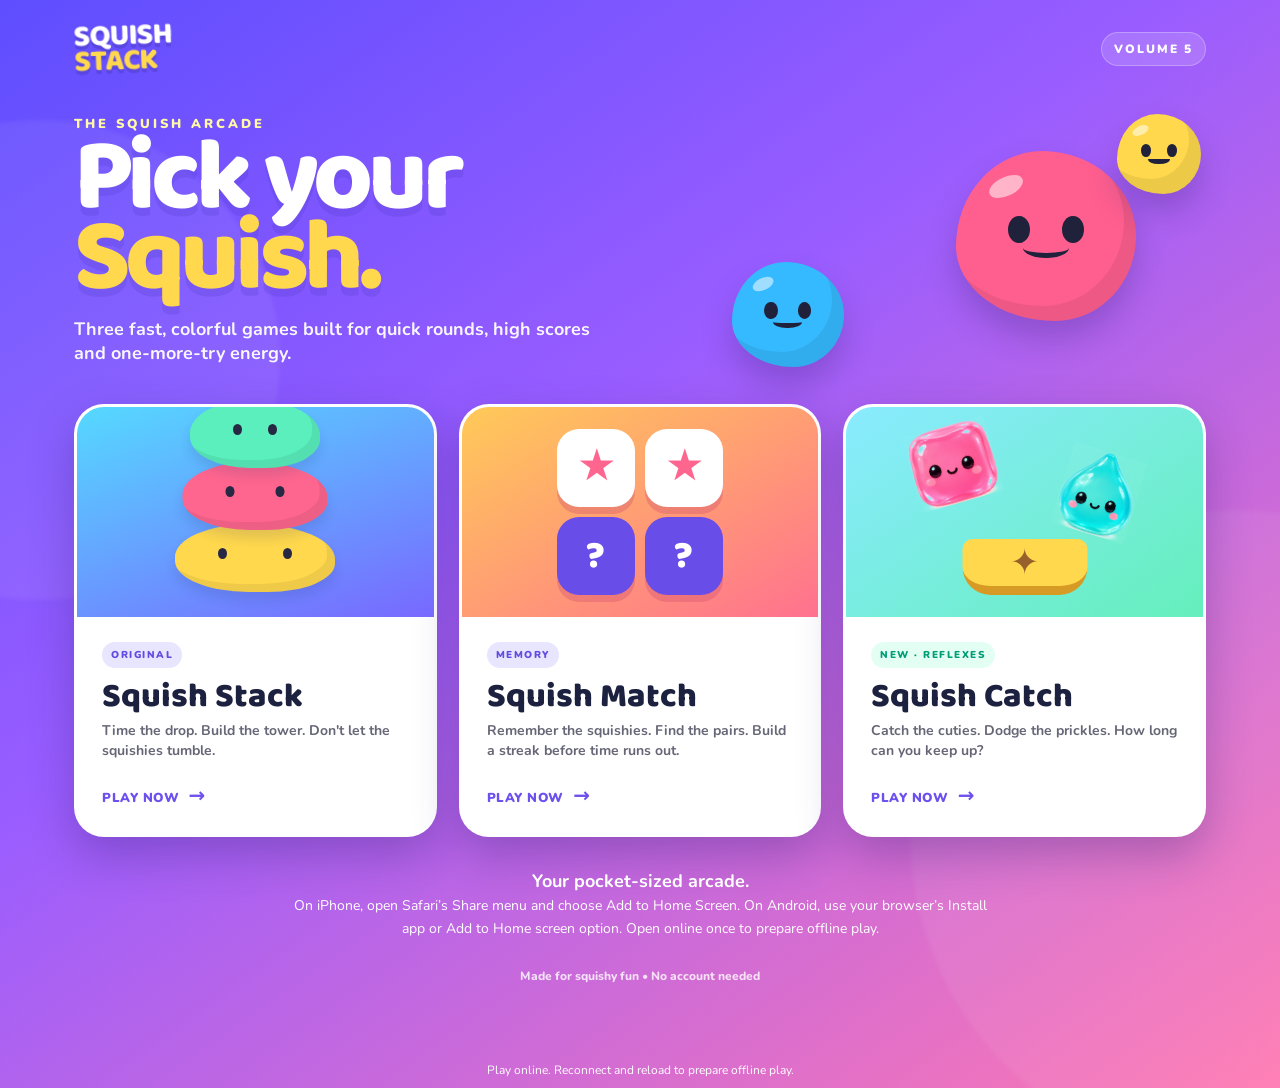
<file: index.html>
<!doctype html>
<html lang="en">
<head>
<meta charset="utf-8">
<meta name="viewport" content="width=device-width,initial-scale=1,viewport-fit=cover">
<title>Squish Stack | Pick a Game</title>
<meta name="description" content="Welcome to Squish Stack. Play Squish Stack, Squish Match and Squish Catch.">
<meta property="og:title" content="Squish Stack">
<meta property="og:description" content="Three squishy games. One colorful world.">
<meta property="og:image" content="https://www.squishstack.com/assets/squish-stack-share.png">
<meta property="og:type" content="website">
<link rel="apple-touch-icon" href="games/stack/icons/apple-touch-icon.png">
<link rel="icon" href="assets/icon.svg">
<link rel="manifest" href="manifest.webmanifest">
<link rel="stylesheet" href="assets/style.css">
<meta name="apple-mobile-web-app-capable" content="yes"><meta name="apple-mobile-web-app-title" content="Squish Stack"></head>
<body class="home">
<div class="bg-bubbles" aria-hidden="true"></div>
<header class="topbar">
  <a class="brand" href="./"><span class="brand-squish">SQUISH</span><span class="brand-stack">STACK</span></a>
  <span class="volume">VOLUME 5</span>
</header>
<main class="home-main">
  <section class="hero">
    <div class="hero-copy">
      <div class="eyebrow">THE SQUISH ARCADE</div>
      <h1>Pick your<br><span>Squish.</span></h1>
      <p>Three fast, colorful games built for quick rounds, high scores and one-more-try energy.</p>
    </div>
    <div class="mascot-stage" aria-hidden="true">
      <div class="squish big pink"><i></i><b></b></div>
      <div class="squish med blue"><i></i><b></b></div>
      <div class="squish small yellow"><i></i><b></b></div>
    </div>
  </section>

  <section class="game-grid" aria-label="Choose a game">
    <a class="game-card stack-card" href="games/stack/">
      <div class="card-art stack-art">
        <div class="mini-squish a"></div><div class="mini-squish b"></div><div class="mini-squish c"></div>
      </div>
      <div class="card-copy">
        <span class="pill">ORIGINAL</span>
        <h2>Squish Stack</h2>
        <p>Time the drop. Build the tower. Don't let the squishies tumble.</p>
        <span class="play">PLAY NOW <strong>→</strong></span>
      </div>
    </a>

    <a class="game-card match-card" href="games/match/">
      <div class="card-art match-art">
        <div class="match-tile">★</div><div class="match-tile">★</div>
        <div class="match-tile ghost">?</div><div class="match-tile ghost">?</div>
      </div>
      <div class="card-copy">
        <span class="pill">MEMORY</span>
        <h2>Squish Match</h2>
        <p>Remember the squishies. Find the pairs. Build a streak before time runs out.</p>
        <span class="play">PLAY NOW <strong>→</strong></span>
      </div>
    </a>
    <a class="game-card catch-card" href="games/catch/">
      <div class="card-art catch-art" aria-hidden="true"><img src="assets/match-characters/pip.png" alt=""><img src="assets/match-characters/splash.png" alt=""><div class="basket-art">✦</div></div>
      <div class="card-copy"><span class="pill new">NEW · REFLEXES</span><h2>Squish Catch</h2><p>Catch the cuties. Dodge the prickles. How long can you keep up?</p><span class="play">PLAY NOW <strong>→</strong></span></div>
    </a>
  </section>
  <aside class="install-tip"><strong>Your pocket-sized arcade.</strong> On iPhone, open Safari’s Share menu and choose Add to Home Screen. On Android, use your browser’s Install app or Add to Home screen option. Open online once to prepare offline play.</aside>
  <p class="footer-note">Made for squishy fun • No account needed</p>
</main>
<script src="assets/home.js"></script>
<script src="assets/arcade-app.js"></script></body>
</html>
</file>
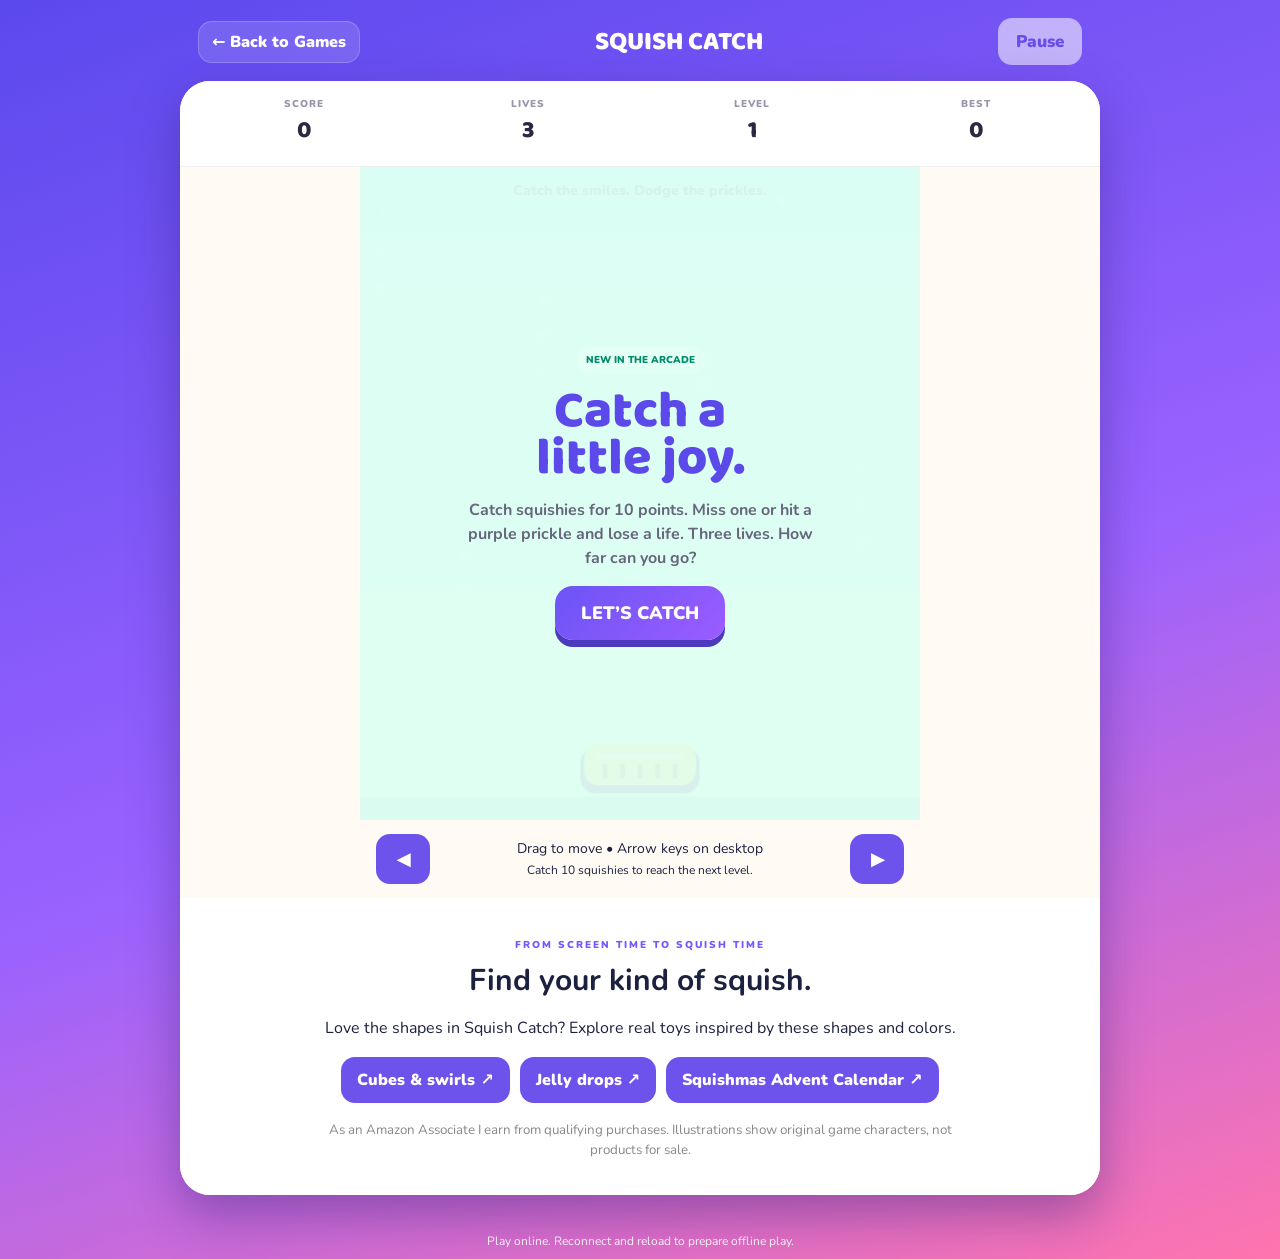
<file: games/catch/index.html>
<!doctype html><html lang="en"><head><meta charset="utf-8"><meta name="viewport" content="width=device-width,initial-scale=1,viewport-fit=cover"><meta name="theme-color" content="#6d53eb"><title>Squish Catch | Squish Stack</title><meta name="description" content="Catch the squishies, dodge the prickles, and chase your best score."><link rel="manifest" href="../../manifest.webmanifest"><link rel="apple-touch-icon" href="../stack/icons/apple-touch-icon.png"><link rel="stylesheet" href="../../assets/style.css"><link rel="stylesheet" href="../match/match.css"><link rel="stylesheet" href="catch.css"></head><body class="game-page"><header class="game-head"><a class="back" href="../../index.html">← Back to Games</a><div class="game-title">SQUISH CATCH</div><button id="pause" class="small-button" disabled>Pause</button></header><main class="game-shell"><div class="hud"><div class="stat"><small>SCORE</small><strong id="score">0</strong></div><div class="stat"><small>LIVES</small><strong id="lives">3</strong></div><div class="stat"><small>LEVEL</small><strong id="level">1</strong></div><div class="stat"><small>BEST</small><strong id="best">0</strong></div></div><div class="catch-stage"><canvas id="catch" width="480" height="560" tabindex="0" aria-label="Squish Catch play area. Use left and right arrows or drag to move the basket."></canvas><div class="catch-notice" id="notice" role="status">Catch the smiles. Dodge the prickles.</div><div class="overlay" id="overlay"><div class="panel"><span class="badge">NEW IN THE ARCADE</span><h1>Catch a<br>little joy.</h1><p id="intro">Catch squishies for 10 points. Miss one or hit a purple prickle and lose a life. Three lives. How far can you go?</p><button class="primary" id="start" disabled>LOADING SQUISHIES…</button></div></div></div><div class="catch-controls"><button id="left" aria-label="Move basket left">◀</button><p>Drag to move • Arrow keys on desktop<br><small>Catch 10 squishies to reach the next level.</small></p><button id="right" aria-label="Move basket right">▶</button></div><section class="shop"><span>FROM SCREEN TIME TO SQUISH TIME</span><h2>Find your kind of squish.</h2><p>Love the shapes in Squish Catch? Explore real toys inspired by these shapes and colors.</p><div class="shoplinks"><a href="https://www.amazon.com/s?k=squishy+cube+toys&tag=trumpgear2828-20" target="_blank" rel="nofollow sponsored noopener">Cubes & swirls ↗</a><a href="https://www.amazon.com/s?k=jelly+drop+squishy+toys&tag=trumpgear2828-20" target="_blank" rel="nofollow sponsored noopener">Jelly drops ↗</a><a href="https://www.amazon.com/dp/B0GPY41JGK?tag=trumpgear2828-20" target="_blank" rel="nofollow sponsored noopener">Squishmas Advent Calendar ↗</a></div><small>As an Amazon Associate I earn from qualifying purchases. Illustrations show original game characters, not products for sale.</small></section></main><script src="catch.js"></script><script src="../../assets/arcade-app.js"></script></body></html>
</file>
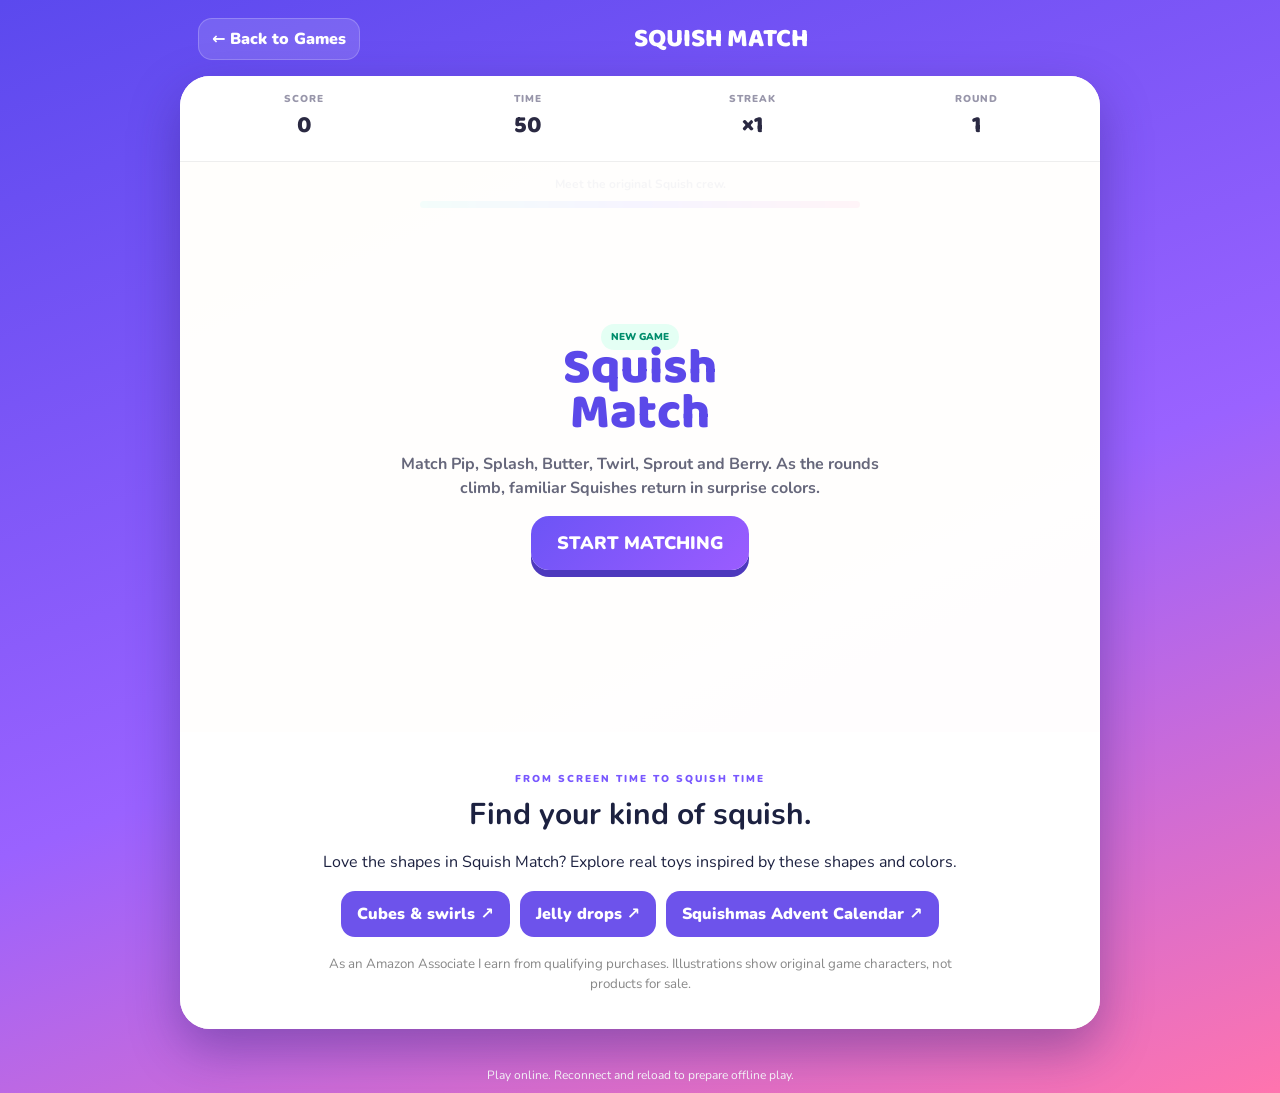
<file: games/match/index.html>
<!doctype html><html lang="en"><head><meta charset="utf-8"><meta name="viewport" content="width=device-width,initial-scale=1,viewport-fit=cover"><title>Squish Match | Squish Stack</title><link rel="stylesheet" href="../../assets/style.css"><link rel="stylesheet" href="match.css"></head><body class="game-page"><header class="game-head"><a class="back" href="../../index.html">← Back to Games</a><div class="game-title">SQUISH MATCH</div><span></span></header><main class="game-shell"><div class="hud"><div class="stat"><small>SCORE</small><strong id="score">0</strong></div><div class="stat"><small>TIME</small><strong id="time">50</strong></div><div class="stat"><small>STREAK</small><strong id="streak">×1</strong></div><div class="stat"><small>ROUND</small><strong id="level">1</strong></div></div><div class="game-area match-area"><div class="status"><b id="message">Meet the original Squish crew.</b><div class="bar"><i id="bar"></i></div></div><div class="board" id="board"></div><div class="overlay" id="start"><div class="panel"><span class="badge">NEW GAME</span><h1>Squish<br>Match</h1><p>Match Pip, Splash, Butter, Twirl, Sprout and Berry. As the rounds climb, familiar Squishes return in surprise colors.</p><button class="primary" id="startBtn">START MATCHING</button></div></div><div class="overlay hidden" id="over"><div class="panel"><h1>Time!</h1><p id="final"></p><button class="primary" id="again">PLAY AGAIN</button></div></div></div><section class="shop"><span>FROM SCREEN TIME TO SQUISH TIME</span><h2>Find your kind of squish.</h2><p>Love the shapes in Squish Match? Explore real toys inspired by these shapes and colors.</p><div class="shoplinks"><a href="https://www.amazon.com/s?k=squishy+cube+toys&tag=trumpgear2828-20" target="_blank" rel="nofollow sponsored noopener">Cubes & swirls ↗</a><a href="https://www.amazon.com/s?k=jelly+drop+squishy+toys&tag=trumpgear2828-20" target="_blank" rel="nofollow sponsored noopener">Jelly drops ↗</a><a href="https://www.amazon.com/dp/B0GPY41JGK?tag=trumpgear2828-20" target="_blank" rel="nofollow sponsored noopener">Squishmas Advent Calendar ↗</a></div><small>As an Amazon Associate I earn from qualifying purchases. Illustrations show original game characters, not products for sale.</small></section></main><script src="match.js"></script><script src="../../assets/arcade-app.js"></script></body></html>
</file>
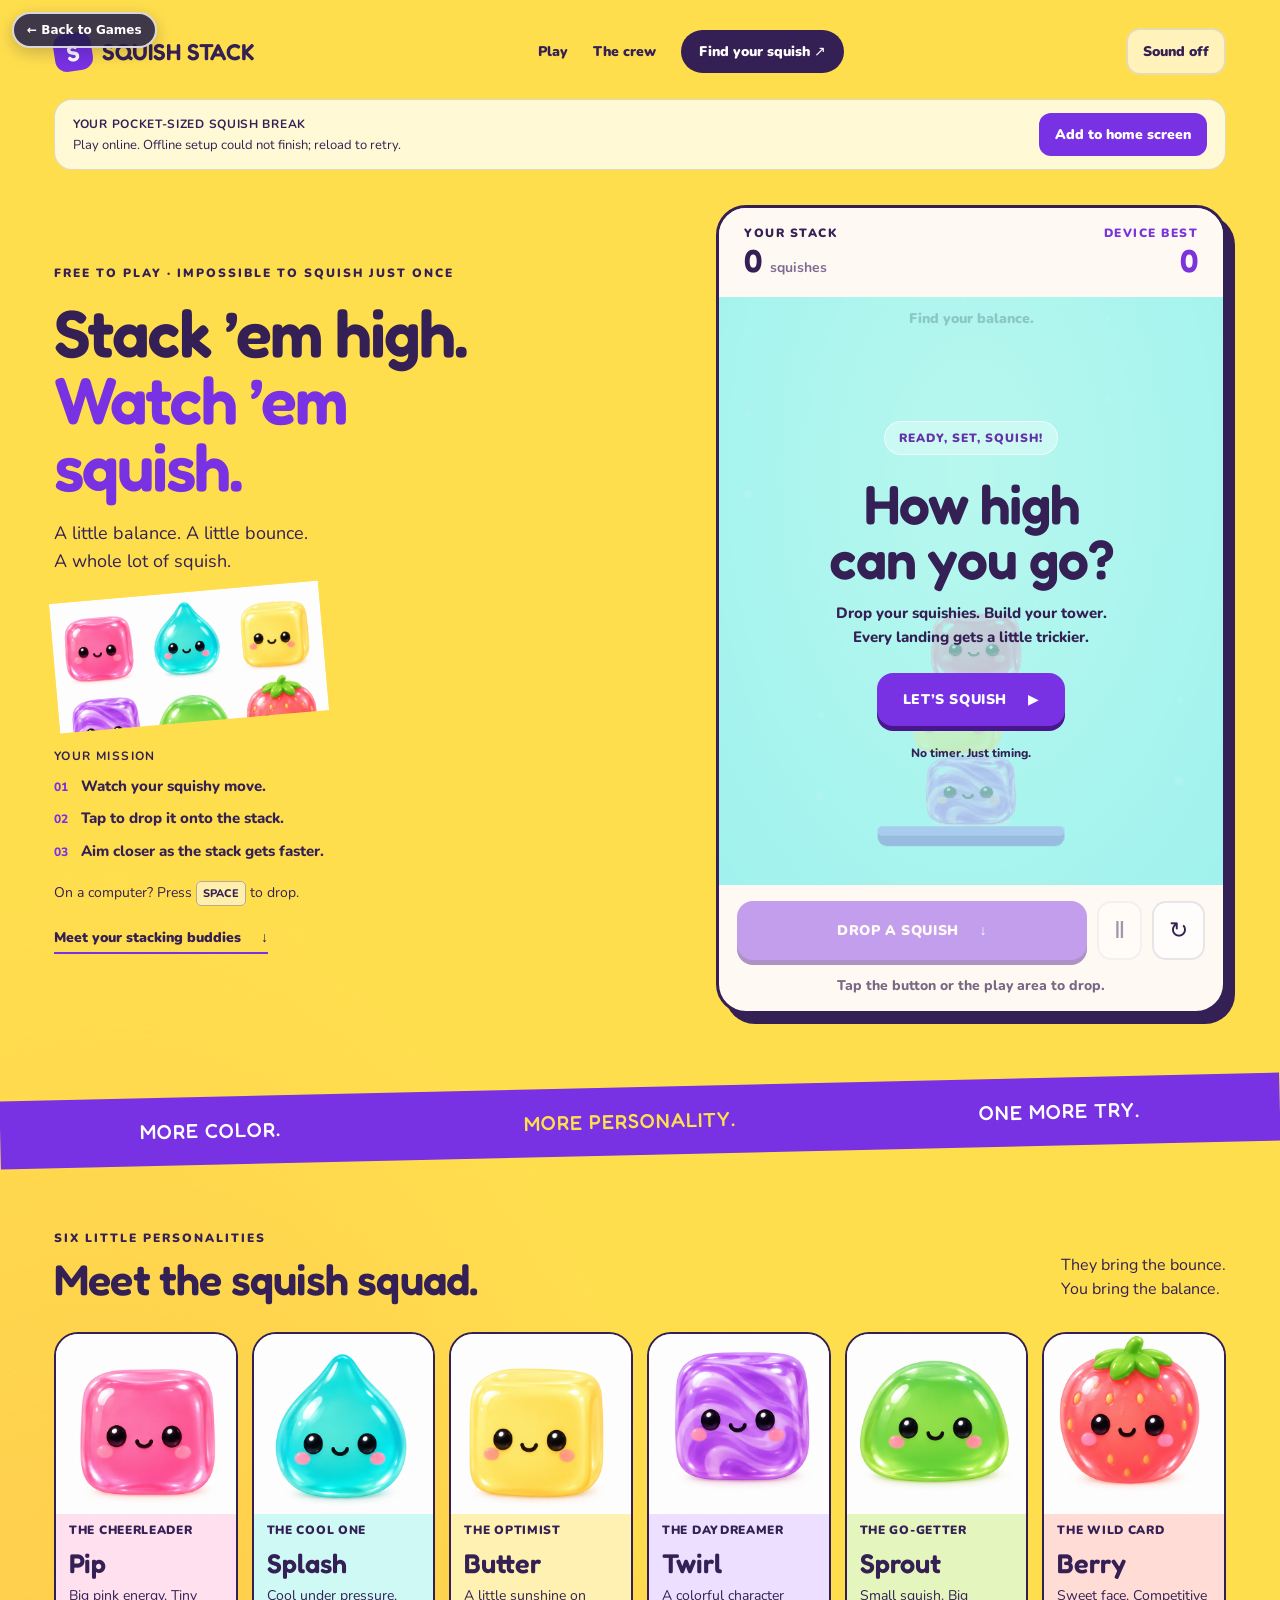
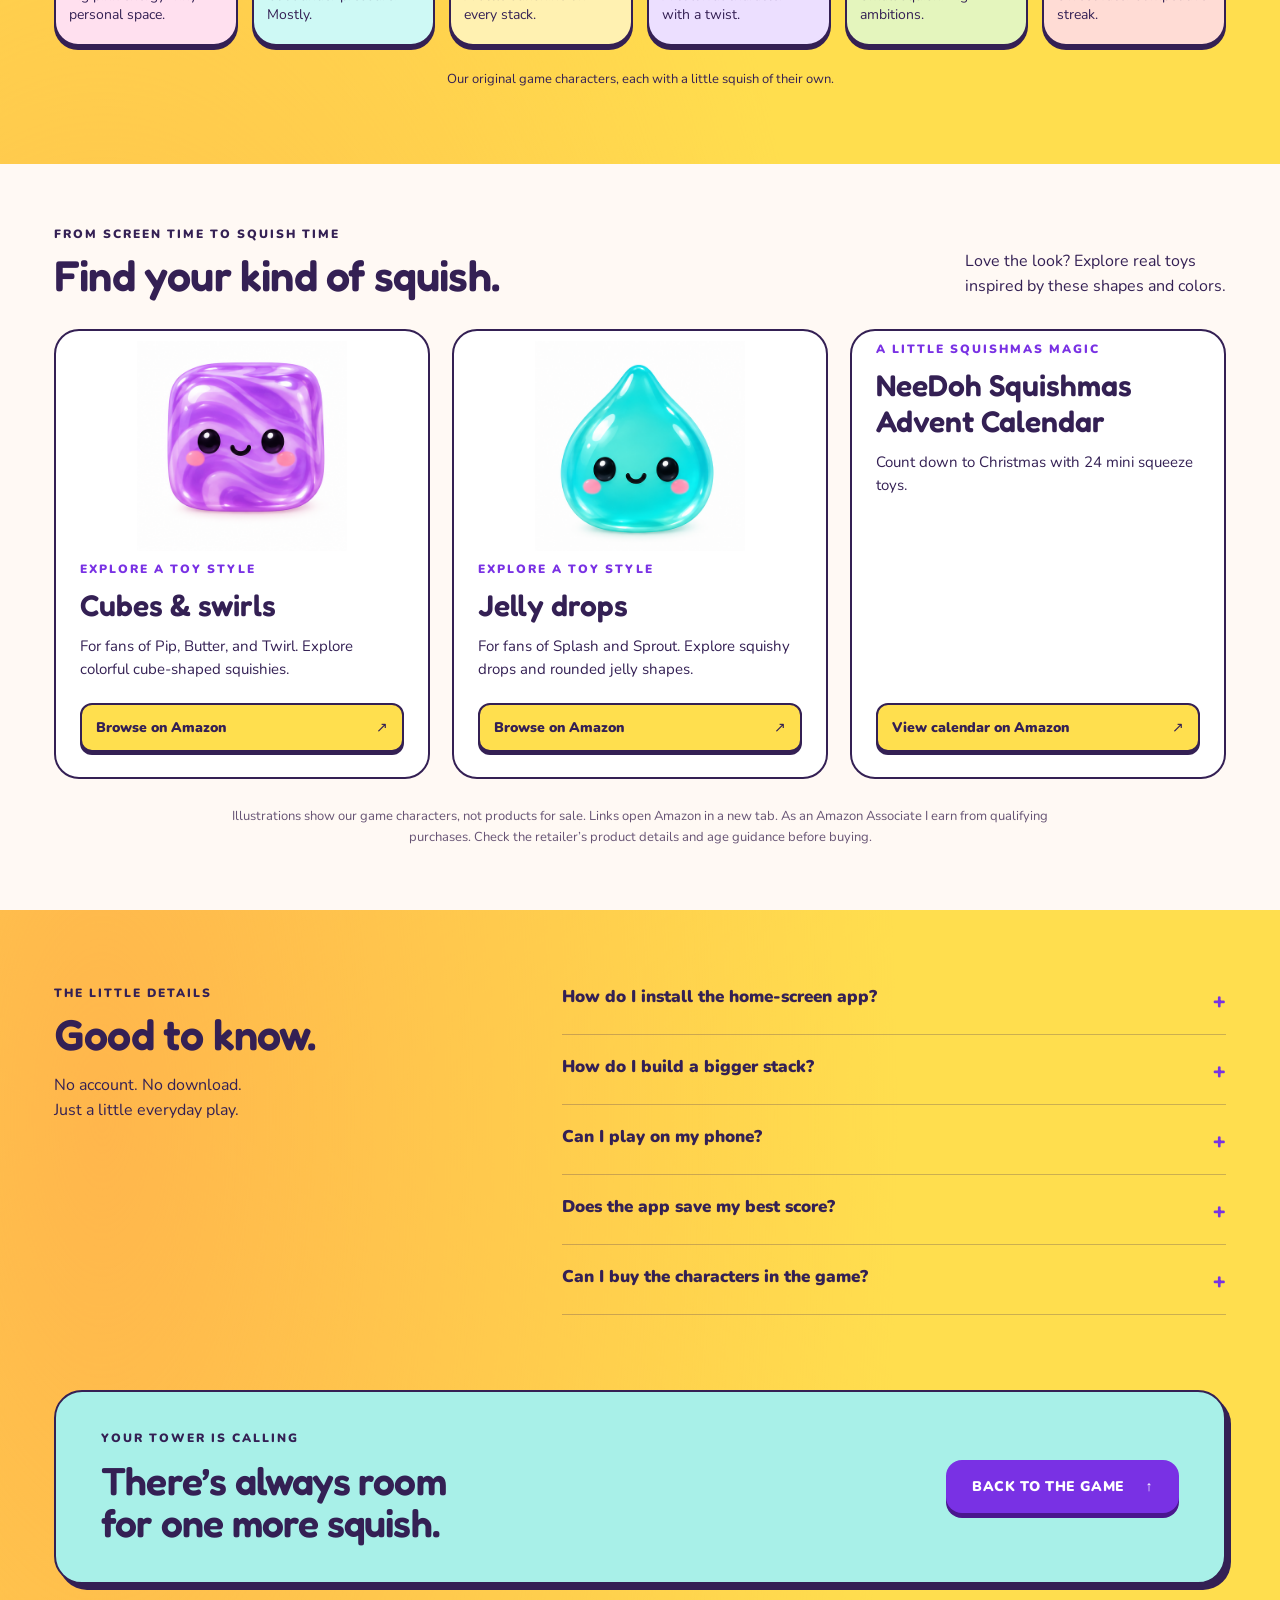
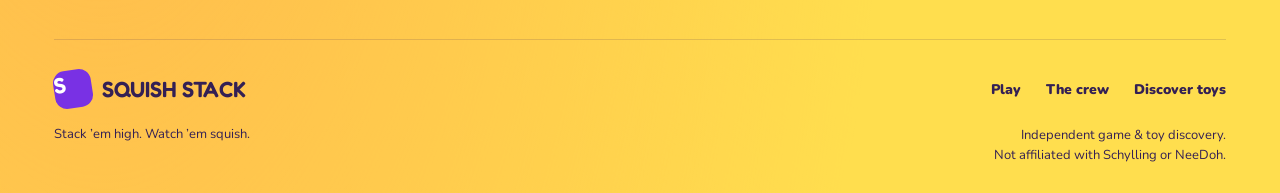
<file: games/stack/index.html>
<!doctype html><html lang="en"><head><meta charset="utf-8"><meta name="viewport" content="width=device-width,initial-scale=1,viewport-fit=cover"><meta name="theme-color" content="#742bea"><meta name="description" content="Stack colorful squishy characters as high as you can. Play for free, meet the squishy crew, and discover colorful toy styles."><title>Squish Stack | Play, Squish & Discover</title><link rel="icon" href="data:image/svg+xml,%3Csvg xmlns='http://www.w3.org/2000/svg' viewBox='0 0 32 32'%3E%3Crect x='4' y='16' width='24' height='12' rx='5' fill='%23ff5fba'/%3E%3Crect x='8' y='3' width='19' height='12' rx='5' fill='%2343ebcb'/%3E%3C/svg%3E"><link rel="stylesheet" href="style.css"><!-- Social sharing: configured for https://www.squishstack.com/ -->
<link rel="canonical" href="https://www.squishstack.com/">
<meta property="og:type" content="website">
<meta property="og:site_name" content="Squish Stack">
<meta property="og:title" content="Squish Stack | Stack ’em high. Watch ’em squish.">
<meta property="og:description" content="Play free! Stack colorful squishy characters, test your timing, and see how high you can go.">
<meta property="og:url" content="https://www.squishstack.com/">
<meta property="og:image" content="https://www.squishstack.com/squish-stack-share-v2.png">
<meta property="og:image:secure_url" content="https://www.squishstack.com/squish-stack-share-v2.png">
<meta property="og:image:type" content="image/png">
<meta property="og:image:width" content="1734">
<meta property="og:image:height" content="907">
<meta property="og:image:alt" content="Squish Stack: colorful smiling jelly characters stacked beside the words Stack ’em high. Watch ’em squish. Play free.">
<meta name="twitter:card" content="summary_large_image">
<meta name="twitter:title" content="Squish Stack | Play Free">
<meta name="twitter:description" content="Stack ’em high. Watch ’em squish. How high can your squishies go?">
<meta name="twitter:image" content="https://www.squishstack.com/squish-stack-share-v2.png">
<meta name="twitter:image:alt" content="Squish Stack game poster featuring colorful smiling squishy characters and a Play Free invitation.">
<link rel="manifest" href="../../manifest.webmanifest">
<link rel="apple-touch-icon" href="icons/apple-touch-icon.png">
<meta name="apple-mobile-web-app-capable" content="yes">
<meta name="apple-mobile-web-app-title" content="Squish Stack">
<meta name="apple-mobile-web-app-status-bar-style" content="default">
</head><body><a href="../../index.html" id="arcadeBack">← Back to Games</a><style>#arcadeBack{position:fixed;top:max(12px,env(safe-area-inset-top));left:max(12px,env(safe-area-inset-left));z-index:99999;padding:9px 13px;border:2px solid #ffffffcc;border-radius:999px;background:#211e48dc;color:#fff;text-decoration:none;font:800 12px system-ui,-apple-system,"Segoe UI",sans-serif;box-shadow:0 5px 16px #14103738}</style><a class="skip" href="#play">Skip to game</a><main><header><a class="brand" href="./" aria-label="Squish Stack home"><span class="mark">S</span> SQUISH STACK</a><nav aria-label="Main navigation"><a href="#play">Play</a><a href="#crew">The crew</a><a href="#discover">Find your squish <span aria-hidden="true">↗</span></a></nav><button id="sound" class="icon" aria-label="Turn sound on" aria-pressed="false">Sound off</button></header><div class="app-bar"><div><strong>YOUR POCKET-SIZED SQUISH BREAK</strong><span id="app-status" role="status">Getting ready for offline play…</span></div><button class="install-button" id="install-app">Add to home screen</button></div><div id="update-bar" class="update-bar" hidden><span>A fresh version is ready. Updating restarts the current round.</span><button id="apply-update">Update now</button></div><div class="layout" id="play"><section class="intro"><div class="eyebrow">FREE TO PLAY · IMPOSSIBLE TO SQUISH JUST ONCE</div><h1>Stack ’em high.<br><span>Watch ’em<br>squish.</span></h1><p>A little balance. A little bounce.<br>A whole lot of squish.</p><div class="characters" aria-hidden="true"><img data-squish-art="true" alt=""></div><div class="how"><b>YOUR MISSION</b><p><span>01</span> Watch your squishy move.</p><p><span>02</span> Tap to drop it onto the stack.</p><p><span>03</span> Aim closer as the stack gets faster.</p></div><div class="keyboard">On a computer? Press <kbd>SPACE</kbd> to drop.</div><a class="intro-link" href="#crew">Meet your stacking buddies <span aria-hidden="true">↓</span></a></section><section class="arcade" aria-label="Squish Stack game"><div class="scorebar"><div><span>YOUR STACK</span><strong id="score">0 <small>squishes</small></strong></div><div class="best"><span>DEVICE BEST</span><strong id="best">0</strong></div></div><div class="stage"><canvas id="game" width="480" height="560" role="img" aria-label="Squishy stacking play area"></canvas><div id="notice" class="notice" aria-live="polite">Find your balance.</div><div id="overlay" class="overlay"><div class="bubble">READY, SET, SQUISH!</div><h2>How high<br>can you go?</h2><p>Drop your squishies. Build your tower.<br>Every landing gets a little trickier.</p><button id="start" class="primary">LET’S SQUISH <span>▶</span></button><small>No timer. Just timing.</small></div><div class="paused" id="paused" hidden>Taking a squish break.<br><button id="resume" class="primary">Keep playing</button></div></div><div class="controls"><button class="primary" id="drop" disabled>DROP A SQUISH <span>↓</span></button><button id="pause" class="icon" aria-label="Pause game" disabled>Ⅱ</button><button id="restart" class="icon" aria-label="Restart game">↻</button></div><p class="hint" id="hint">Tap the button or the play area to drop.</p></section></div><div class="ribbon" aria-hidden="true"><span>MORE COLOR.</span><span>MORE PERSONALITY.</span><span>ONE MORE TRY.</span></div>
<section class="crew-section" id="crew" aria-labelledby="crew-title"><div class="section-heading"><div><span class="eyebrow">SIX LITTLE PERSONALITIES</span><h2 id="crew-title">Meet the squish squad.</h2></div><p>They bring the bounce.<br>You bring the balance.</p></div><div class="crew-grid"><article class="crew-card" style="--tint:#ffe0ef"><div class="portrait" role="img" aria-label="Pip, original squishy game character"><img data-squish-art="true" loading="lazy" alt="" style="left:-0%;top:-0%"></div><div class="crew-copy"><span>THE CHEERLEADER</span><h3>Pip</h3><p>Big pink energy. Tiny personal space.</p></div></article><article class="crew-card" style="--tint:#cef9f5"><div class="portrait" role="img" aria-label="Splash, original squishy game character"><img data-squish-art="true" loading="lazy" alt="" style="left:-100%;top:-0%"></div><div class="crew-copy"><span>THE COOL ONE</span><h3>Splash</h3><p>Cool under pressure. Mostly.</p></div></article><article class="crew-card" style="--tint:#fff1b1"><div class="portrait" role="img" aria-label="Butter, original squishy game character"><img data-squish-art="true" loading="lazy" alt="" style="left:-200%;top:-0%"></div><div class="crew-copy"><span>THE OPTIMIST</span><h3>Butter</h3><p>A little sunshine on every stack.</p></div></article><article class="crew-card" style="--tint:#ecdfff"><div class="portrait" role="img" aria-label="Twirl, original squishy game character"><img data-squish-art="true" loading="lazy" alt="" style="left:-0%;top:-100%"></div><div class="crew-copy"><span>THE DAYDREAMER</span><h3>Twirl</h3><p>A colorful character with a twist.</p></div></article><article class="crew-card" style="--tint:#e4f5bd"><div class="portrait" role="img" aria-label="Sprout, original squishy game character"><img data-squish-art="true" loading="lazy" alt="" style="left:-100%;top:-100%"></div><div class="crew-copy"><span>THE GO-GETTER</span><h3>Sprout</h3><p>Small squish. Big ambitions.</p></div></article><article class="crew-card" style="--tint:#ffdcd5"><div class="portrait" role="img" aria-label="Berry, original squishy game character"><img data-squish-art="true" loading="lazy" alt="" style="left:-200%;top:-100%"></div><div class="crew-copy"><span>THE WILD CARD</span><h3>Berry</h3><p>Sweet face. Competitive streak.</p></div></article></div><p class="section-note">Our original game characters, each with a little squish of their own.</p></section>
<section class="discover-section" id="discover" aria-labelledby="discover-title"><div class="section-heading"><div><span class="eyebrow">FROM SCREEN TIME TO SQUISH TIME</span><h2 id="discover-title">Find your kind of squish.</h2></div><p>Love the look? Explore real toys<br>inspired by these shapes and colors.</p></div><p id="offline-shopping" hidden>Shopping needs an internet connection. Your game is still ready to play.</p><div class="shop-grid"><article class="shop-card"><div class="portrait" role="img" aria-label="Cubes & swirls game illustration"><img data-squish-art="true" loading="lazy" alt="" style="left:-0%;top:-100%"></div><div class="shop-copy"><span class="eyebrow">EXPLORE A TOY STYLE</span><h3>Cubes & swirls</h3><p>For fans of Pip, Butter, and Twirl. Explore colorful cube-shaped squishies.</p><a class="shop-link" href="https://www.amazon.com/s?k=squishy+cube+toys" target="_blank" rel="noopener noreferrer" aria-label="Browse Cubes & swirls on Amazon, opens in a new tab">Browse on Amazon <span aria-hidden="true">↗</span></a></div></article><article class="shop-card"><div class="portrait" role="img" aria-label="Jelly drops game illustration"><img data-squish-art="true" loading="lazy" alt="" style="left:-100%;top:-0%"></div><div class="shop-copy"><span class="eyebrow">EXPLORE A TOY STYLE</span><h3>Jelly drops</h3><p>For fans of Splash and Sprout. Explore squishy drops and rounded jelly shapes.</p><a class="shop-link" href="https://www.amazon.com/s?k=jelly+drop+squishy+toys" target="_blank" rel="noopener noreferrer" aria-label="Browse Jelly drops on Amazon, opens in a new tab">Browse on Amazon <span aria-hidden="true">↗</span></a></div></article><article class="shop-card"><div class="shop-copy"><span class="eyebrow">A LITTLE SQUISHMAS MAGIC</span><h3>NeeDoh Squishmas Advent Calendar</h3><p>Count down to Christmas with 24 mini squeeze toys.</p><a class="shop-link" href="https://www.amazon.com/dp/B0GPY41JGK?tag=trumpgear2828-20" target="_blank" rel="sponsored noopener noreferrer">View calendar on Amazon <span aria-hidden="true">↗</span></a></div></article></div><p class="shopping-note">Illustrations show our game characters, not products for sale. Links open Amazon in a new tab. As an Amazon Associate I earn from qualifying purchases. Check the retailer’s product details and age guidance before buying.</p></section>
<section class="faq-section" aria-labelledby="faq-title"><div><span class="eyebrow">THE LITTLE DETAILS</span><h2 id="faq-title">Good to know.</h2><p>No account. No download.<br>Just a little everyday play.</p></div><div class="faqs"><details><summary>How do I install the home-screen app?</summary><p>Use Add to home screen above the game for instructions. Open the app online and wait for “Ready for offline play” before going offline. Your browser can remove cached files when storage is low, so reconnect if offline play stops working.</p></details><details><summary>How do I build a bigger stack?</summary><p>Wait until your moving character is centered over the platform or the squishy below it, then tap Drop a Squish. Each new character starts away from your target. As your score grows, characters move faster and landings need to be more precise.</p></details><details><summary>Can I play on my phone?</summary><p>Yes. Tap the drop button or the play area. On a computer, you can also use the spacebar. Use the pause button for a break and the circular arrow for a fresh round.</p></details><details><summary>Does the app save my best score?</summary><p>Your best score and sound preference are saved on this device when browser storage is available. They stay after closing the app, but clearing site data removes them. Scores do not sync between devices or browsers.</p></details><details><summary>Can I buy the characters in the game?</summary><p>Pip, Splash, Butter, Twirl, Sprout, and Berry are original digital characters. The shopping links help you explore similar toy styles, but those products are not exact copies of our characters. Squish Stack is independent and is not affiliated with Schylling or NeeDoh.</p></details></div></section>
<section class="replay-banner"><div><span class="eyebrow">YOUR TOWER IS CALLING</span><h2>There’s always room<br>for one more squish.</h2></div><a class="primary" href="#play">BACK TO THE GAME <span aria-hidden="true">↑</span></a></section>
<footer><div><a class="brand" href="#play"><span class="mark">S</span> SQUISH STACK</a><p>Stack ’em high. Watch ’em squish.</p></div><div class="footer-right"><nav aria-label="Footer navigation"><a href="#play">Play</a><a href="#crew">The crew</a><a href="#discover">Discover toys</a></nav><p>Independent game & toy discovery.<br>Not affiliated with Schylling or NeeDoh.</p></div></footer></main><dialog id="install-guide" aria-labelledby="install-title"><button class="dialog-close" id="close-install" aria-label="Close installation guide">×</button><img src="icons/icon-192.png" width="76" height="76" alt="Squish Stack app icon"><h2 id="install-title">A little squish.<br>Always with you.</h2><p>Put Squish Stack on your home screen. Open it online once and wait for “Ready for offline play.”</p><div id="install-steps"><h3>iPhone or iPad</h3><p>Open this page in Safari. Tap Share, then Add to Home Screen. Turn on Open as Web App if shown, then tap Add.</p><h3>Android</h3><p>Open this page in Chrome. Use its menu and choose Install app or Add to Home screen, then follow the prompts.</p><h3>On a computer</h3><p>Look for the install option in Chrome or Edge’s address bar or menu.</p></div><p class="install-note">No account needed. Scores stay on this device. Shopping links need internet.</p><button id="native-install" class="primary" hidden>INSTALL SQUISH STACK</button></dialog><script src="game.js"></script><script src="app.js"></script></body></html>
</file>
<file: assets/style.css>
@import url('https://fonts.googleapis.com/css2?family=Baloo+2:wght@600;700;800&family=Nunito:wght@600;700;800;900&display=swap');
:root{--ink:#1c2140;--cream:#fffaf0;--pink:#ff5f8f;--purple:#7857ff;--blue:#35b9ff;--yellow:#ffd84d;--mint:#48dfbd;--red:#ff5c5c}
*{box-sizing:border-box}html,body{margin:0;min-height:100%;font-family:Nunito,system-ui,sans-serif;color:var(--ink)}
body{background:linear-gradient(145deg,#5e4eff 0%,#9a5dff 42%,#ff78b1 100%);overflow-x:hidden}
button,a{-webkit-tap-highlight-color:transparent}.topbar{max-width:1180px;margin:auto;padding:24px 24px 0;display:flex;align-items:center;justify-content:space-between;position:relative;z-index:3}
.brand{text-decoration:none;line-height:.8;display:flex;flex-direction:column;transform:rotate(-2deg);filter:drop-shadow(0 4px 0 rgba(29,20,85,.18))}
.brand span{font:800 30px/25px "Baloo 2",sans-serif;letter-spacing:-1px}.brand-squish{color:#fff}.brand-stack{color:var(--yellow)}
.volume{font-size:12px;font-weight:900;letter-spacing:2px;color:white;background:#ffffff25;border:1px solid #ffffff45;padding:8px 12px;border-radius:99px}
.home-main{max-width:1180px;margin:auto;padding:20px 24px 40px;position:relative;z-index:2}.hero{display:grid;grid-template-columns:1.1fr .9fr;align-items:center;min-height:310px}
.eyebrow{font-size:13px;font-weight:900;letter-spacing:3px;color:#fff9a8;margin-bottom:7px}.hero h1{font:800 clamp(58px,8vw,104px)/.78 "Baloo 2";letter-spacing:-5px;color:white;margin:0;text-shadow:0 8px 0 #4936bd33}.hero h1 span{color:var(--yellow)}
.hero p{color:#fff;max-width:530px;font-size:18px;font-weight:700;opacity:.94}.mascot-stage{height:280px;position:relative}.squish{position:absolute;border-radius:48% 52% 45% 55%/56% 50% 50% 44%;box-shadow:inset -12px -15px 0 #00000012,0 18px 30px #3b207544;animation:float 3s ease-in-out infinite}
.squish:before,.squish:after{content:"";position:absolute;width:12%;height:16%;background:#20213a;border-radius:50%;top:38%}.squish:before{left:29%}.squish:after{right:29%}.squish i{position:absolute;width:26%;height:12%;border-bottom:5px solid #20213a;border-radius:50%;left:37%;top:51%}.squish b{position:absolute;width:20%;height:11%;border-radius:50%;background:#fff8;left:18%;top:15%;transform:rotate(-25deg)}
.squish.big{width:180px;height:170px;right:70px;top:42px}.squish.med{width:112px;height:105px;left:35px;bottom:22px;animation-delay:-1s}.squish.small{width:84px;height:80px;right:5px;top:5px;animation-delay:-2s}.pink{background:var(--pink)}.blue{background:var(--blue)}.yellow{background:var(--yellow)}
@keyframes float{50%{transform:translateY(-12px) rotate(2deg)}}.game-grid{display:grid;grid-template-columns:1fr 1fr;gap:22px}
.game-card{min-height:280px;background:#fff;border-radius:30px;text-decoration:none;color:var(--ink);overflow:hidden;display:grid;grid-template-columns:.9fr 1.1fr;box-shadow:0 18px 45px #39227755;border:3px solid #ffffff77;transition:.2s transform,.2s box-shadow}
.game-card:hover{transform:translateY(-7px) rotate(-.3deg);box-shadow:0 25px 55px #39227777}.card-art{min-height:280px;position:relative;overflow:hidden}.stack-art{background:linear-gradient(160deg,#55d9ff,#7868ff)}
.mini-squish{position:absolute;width:125px;height:68px;border-radius:48% 52% 42% 46%;left:50%;transform:translateX(-50%);box-shadow:inset -8px -8px #0001,0 8px 12px #20307022}.mini-squish:before,.mini-squish:after{content:"";position:absolute;width:9px;height:11px;border-radius:50%;background:#272944;top:24px}.mini-squish:before{left:43px}.mini-squish:after{right:43px}.mini-squish.a{background:#ffd84d;bottom:25px;width:160px}.mini-squish.b{background:#ff668f;bottom:87px;width:145px}.mini-squish.c{background:#5aefbd;bottom:149px;width:130px}
.match-art{background:linear-gradient(150deg,#ffca58,#ff718f);display:grid;grid-template-columns:78px 78px;grid-auto-rows:78px;gap:10px;place-content:center}.match-tile{background:#fff;border-radius:22px;display:grid;place-items:center;font:900 38px "Baloo 2";color:#ff668f;box-shadow:0 7px 0 #cb4d6c55}.match-tile.ghost{background:#694de8;color:#fff}
.card-copy{padding:32px 28px;display:flex;flex-direction:column;align-items:flex-start;justify-content:center}.pill{font-size:10px;font-weight:900;letter-spacing:1.5px;background:#e8e5ff;color:#624be0;padding:6px 9px;border-radius:99px}.pill.new{background:#e3fff4;color:#009d76}.card-copy h2{font:800 34px/1 "Baloo 2";margin:12px 0 7px}.card-copy p{font-size:14px;font-weight:700;color:#667;line-height:1.45;margin:0 0 20px}.play{font-size:13px;font-weight:900;color:#6d50ee;letter-spacing:.5px}.play strong{font-size:20px;margin-left:5px}.footer-note{text-align:center;color:#fff;opacity:.8;font-size:12px;font-weight:800;margin:28px}
.bg-bubbles:before,.bg-bubbles:after{content:"";position:fixed;border-radius:50%;filter:blur(2px);background:#ffffff10}.bg-bubbles:before{width:480px;height:480px;left:-200px;top:120px}.bg-bubbles:after{width:650px;height:650px;right:-280px;bottom:-260px}
.game-page{min-height:100vh;background:linear-gradient(160deg,#5b49ee,#9a62ff 55%,#ff74ae);display:flex;flex-direction:column}.game-head{width:min(920px,100%);margin:0 auto;padding:18px 18px 8px;display:flex;align-items:center;justify-content:space-between}.back{color:#fff;text-decoration:none;font-weight:900;background:#ffffff22;border:1px solid #ffffff35;padding:9px 13px;border-radius:14px}.game-title{font:800 26px "Baloo 2";color:#fff}.game-shell{width:min(920px,calc(100% - 24px));margin:8px auto 28px;background:#fffaf4;border-radius:30px;box-shadow:0 20px 50px #2c1d7566;overflow:hidden;min-height:650px;position:relative}.hud{display:flex;justify-content:space-between;gap:8px;padding:16px;background:#fff;border-bottom:1px solid #eee}.stat{flex:1;text-align:center}.stat small{display:block;font-size:10px;font-weight:900;letter-spacing:1px;color:#9896aa}.stat strong{font:900 24px "Baloo 2";color:#2a2942}.game-area{position:relative;min-height:570px;overflow:hidden}.overlay{position:absolute;inset:0;z-index:20;background:#ffffffee;display:flex;align-items:center;justify-content:center;padding:24px;text-align:center}.overlay.hidden{display:none}.panel{max-width:520px}.panel h1{font:800 50px/.9 "Baloo 2";margin:0 0 12px;color:#5b49e9}.panel p{font-weight:700;color:#66677b;line-height:1.5}.primary{border:0;background:linear-gradient(135deg,#6c54f6,#9b5cff);color:#fff;font:900 18px "Nunito";padding:15px 26px;border-radius:18px;box-shadow:0 7px 0 #4d39bd;cursor:pointer}.primary:active{transform:translateY(4px);box-shadow:0 3px 0 #4d39bd}
@media(max-width:760px){.hero{grid-template-columns:1fr;min-height:auto;padding:45px 0 15px}.mascot-stage{height:170px}.squish.big{width:130px;height:120px;right:22%;top:20px}.squish.med{left:14%;bottom:5px}.game-grid{grid-template-columns:1fr}.game-card{grid-template-columns:.8fr 1.2fr;min-height:220px}.card-art{min-height:220px}.hero h1{font-size:68px}.hero p{font-size:15px}.card-copy{padding:24px 18px}.card-copy h2{font-size:29px}.mini-squish{transform:translateX(-50%) scale(.8)}.match-art{grid-template-columns:62px 62px;grid-auto-rows:62px}.match-tile{font-size:30px;border-radius:17px}.game-shell{min-height:calc(100vh - 88px);border-radius:24px}.game-area{min-height:calc(100vh - 175px)}}

.game-grid{grid-template-columns:repeat(3,minmax(0,1fr))}.game-card{display:flex;flex-direction:column}.card-art{min-height:210px}.card-copy{flex:1;padding:25px}.card-copy p{flex:1}.catch-art{background:linear-gradient(145deg,#8aebff,#65efbc)}.catch-art img{position:absolute;width:84px;height:84px;object-fit:contain;left:18%;top:15px;transform:rotate(-16deg)}.catch-art img+img{left:59%;top:44px;transform:rotate(17deg)}.basket-art{position:absolute;bottom:22px;left:50%;transform:translateX(-50%);width:125px;border-radius:10px 10px 28px 28px;background:#ffd84d;border-bottom:9px solid #d79b25;text-align:center;font-size:35px;color:#98602a}.install-tip{max-width:700px;margin:30px auto 0;color:white;text-align:center;font-size:14px;line-height:1.6}.install-tip strong{display:block;font-size:18px}a:focus-visible,button:focus-visible{outline:3px solid #ffcb35;outline-offset:4px}.app-status{text-align:center;color:white;font-size:12px;padding:10px;margin:0}.app-status button{margin-left:8px;padding:8px;border-radius:8px;border:0;cursor:pointer}@media(max-width:860px){.game-grid{grid-template-columns:1fr}.game-card{display:grid;grid-template-columns:.8fr 1.2fr}.card-copy{padding:24px 18px}}@media(prefers-reduced-motion:reduce){*,*::before,*::after{animation:none!important;transition:none!important}}
</file>
<file: games/match/match.css>
.match-area{background:linear-gradient(155deg,#fff7d6,#ffe6f1);min-height:570px}.status{text-align:center;padding:14px 16px 0;color:#6d6780;font-size:12px}.bar{height:7px;max-width:440px;margin:9px auto;background:#e9e4ee;border-radius:20px;overflow:hidden}.bar i{display:block;height:100%;background:linear-gradient(90deg,#48dfbd,#7857ff,#ff5f8f)}.board{display:grid;gap:10px;padding:18px;max-width:650px;margin:auto}.tile{border:0;aspect-ratio:1;border-radius:20px;background:#6d53eb;box-shadow:0 7px 0 #4e3ab9;position:relative;cursor:pointer;overflow:hidden}.q,.char{position:absolute;inset:0;display:grid;place-items:center}.q{color:#fff;font:900 32px sans-serif}.char{opacity:0;transform:scale(.72);transition:.18s}.flipped .q,.matched .q{opacity:0}.flipped .char,.matched .char{opacity:1;transform:scale(1)}.matched{opacity:.38;pointer-events:none}.char img{width:88%;height:88%;object-fit:contain;filter:var(--fx,none)}.shop{padding:34px 24px;text-align:center;background:#fff}.shop>span{font-size:10px;font-weight:900;letter-spacing:2px;color:#7857ff}.shop h2{font-size:30px;margin:6px}.shoplinks{display:flex;gap:10px;justify-content:center;flex-wrap:wrap;margin:18px}.shoplinks a{background:#6d53eb;color:#fff;padding:12px 16px;border-radius:14px;text-decoration:none;font-weight:900}.shop small{display:block;max-width:650px;margin:auto;color:#888;line-height:1.5}.badge{background:#e4fff4;color:#008d6c;border-radius:30px;padding:6px 10px;font-size:10px;font-weight:900}@media(max-width:520px){.board{gap:7px;padding:12px}.tile{border-radius:14px}.shoplinks{flex-direction:column}.shoplinks a{width:100%}}
</file>
<file: games/catch/catch.css>
.catch-stage{position:relative;background:linear-gradient(180deg,#8aebff,#c2ffdf);max-width:560px;margin:auto}.catch-stage canvas{width:100%;height:auto;display:block;touch-action:none;outline-offset:-4px}.catch-notice{position:absolute;top:14px;left:10px;right:10px;text-align:center;color:#35415d;font-weight:900;font-size:14px;pointer-events:none}.catch-stage .overlay{background:#e2fff4ee}.catch-stage .panel{max-width:360px}.catch-stage h1{font-size:52px;margin-top:20px}.small-button,.catch-controls button{border:0;border-radius:14px;background:#fff;color:#6146de;font:900 17px Nunito;padding:12px 18px;cursor:pointer}.catch-controls{max-width:560px;display:flex;align-items:center;gap:12px;margin:auto;padding:14px 16px}.catch-controls button{background:#6d53eb;color:#fff;min-width:54px;min-height:50px;touch-action:none}.catch-controls p{flex:1;font-size:14px;text-align:center;margin:0;line-height:1.5}.catch-controls small{font-size:12px}.small-button:disabled,button:disabled{opacity:.55;cursor:default}button:focus-visible,a:focus-visible{outline:3px solid #ffb900;outline-offset:4px}.catch-stage canvas:focus-visible{outline:3px solid #7857ff}.game-shell{min-height:0}body{padding-bottom:env(safe-area-inset-bottom)}@media(max-width:520px){.game-title{font-size:20px}.back{font-size:13px;padding:10px}.small-button{font-size:14px;padding:10px}.catch-stage h1{font-size:42px}.catch-stage .panel p{font-size:14px}.catch-controls{gap:8px;padding:12px 10px}.catch-controls p{font-size:12px}}
</file>
<file: games/stack/style.css>
@import url('https://fonts.googleapis.com/css2?family=Fredoka:wght@400;500;600;700&family=Nunito:wght@500;600;700;800;900&display=swap');
:root{font-family:'Nunito',sans-serif;color:#342054;background:#ffde4e;font-synthesis:none}*{box-sizing:border-box}body{margin:0;background:radial-gradient(ellipse at 8% 80%,#ffb64c 0,transparent 48%),#ffde4e}button,a{-webkit-tap-highlight-color:transparent}button{font:900 14px 'Nunito',sans-serif;cursor:pointer;border:0}button:focus-visible,a:focus-visible{outline:4px solid #f244aa;outline-offset:4px}button:disabled{opacity:.45;cursor:default}main{max-width:1320px;margin:auto;padding:28px 54px 18px}header{display:flex;align-items:center;gap:20px;justify-content:space-between}.brand{font:600 23px 'Fredoka',sans-serif;text-decoration:none;color:#342054;display:flex;gap:10px;align-items:center}.mark{display:grid;place-items:center;width:38px;height:38px;background:#7931e4;color:#fff;border-radius:12px;transform:rotate(-9deg)}.pill{font-size:12px;letter-spacing:1.4px;font-weight:900;border:1.5px solid #34205430;padding:9px 16px;border-radius:30px}.icon{border:2px solid #3420541c;background:#ffffff9e;color:#342054;border-radius:14px;padding:12px 15px;min-height:46px}.layout{display:grid;grid-template-columns:1fr 510px;gap:60px;align-items:center;padding:35px 0}.eyebrow{font-size:12px;letter-spacing:2px;font-weight:900;margin-bottom:18px}h1{font:600 clamp(44px,5.2vw,70px)/1.01 'Fredoka',sans-serif;letter-spacing:-2px;margin:0}h1 span{color:#7931e4}p{line-height:1.55}.intro>p{font-size:18px;margin:20px 0 0}.characters{width:270px;height:130px;overflow:hidden;margin-top:16px;transform:rotate(-5deg)}.characters img{width:270px;height:180px;object-fit:contain;object-position:top;mix-blend-mode:multiply}.how{margin-top:22px}.how>b{font-size:12px;letter-spacing:1.4px}.how p{margin:9px 0;font-weight:800;font-size:15px}.how p span{display:inline-block;margin-right:9px;color:#7931e4;font-size:12px}.keyboard{font-size:13px;margin-top:20px}kbd{font:800 11px 'Nunito';border:1px solid #34205455;padding:4px 6px;border-radius:5px;background:#fff8}.arcade{background:#fff9f4;border:3px solid #342054;border-radius:30px;overflow:hidden;box-shadow:9px 10px 0 #342054;position:relative}.scorebar{padding:17px 25px;display:flex;justify-content:space-between;align-items:center;background:#fff9f4}.scorebar span{display:block;font-size:10px;font-weight:900;letter-spacing:1.5px}.scorebar strong{font:600 32px 'Fredoka';display:block}.scorebar small{font:700 14px 'Nunito';color:#7f6c92}.best{text-align:right;color:#7b34d9}.stage{position:relative;background:#9af3f0;overflow:hidden}canvas{display:block;width:100%;height:auto;touch-action:manipulation;background:radial-gradient(ellipse at 50% 30%,#d1fff3,#80e9f0)}.notice{position:absolute;top:12px;left:0;right:0;text-align:center;font-size:14px;font-weight:900;color:#345166;pointer-events:none}.overlay{position:absolute;inset:0;display:flex;align-items:center;justify-content:center;flex-direction:column;text-align:center;background:#adf5edb8;padding:20px}.overlay .bubble{background:#fff5;color:#6232a9;border:1px solid #fff9;border-radius:25px;padding:8px 14px;letter-spacing:1px;font-size:11px;font-weight:900}.overlay h2{font:600 55px/1 'Fredoka';margin:21px 0 0;letter-spacing:-1px}.overlay p{font-size:15px;font-weight:800;margin:16px 0 24px}.primary{background:#7931e4;color:white;border-radius:16px;box-shadow:0 5px 0 #4a168e;padding:17px 26px;letter-spacing:.6px;transition:transform .12s,background .12s;min-height:50px}.primary:not(:disabled):hover{background:#8b42ee;transform:translateY(-2px)}.primary:not(:disabled):active{transform:translateY(3px);box-shadow:0 2px 0 #4a168e}.primary span{margin-left:16px}.overlay small{font-size:12px;margin-top:19px;font-weight:800}.controls{display:flex;gap:10px;padding:16px 18px 5px}.controls .primary{flex:1}.controls .icon{font-size:23px}.hint{text-align:center;font-size:12px;font-weight:800;color:#786883;margin:10px 0 14px}.paused{position:absolute;inset:0;background:#b5f8efee;text-align:center;padding:40% 15px 0;font:500 25px 'Fredoka';z-index:3}.paused button{display:block;margin:25px auto}.paused[hidden]{display:none}footer{display:flex;gap:24px;justify-content:space-between;border-top:1px solid #34205426;padding-top:18px;font-size:11px}footer strong{letter-spacing:1px}@media(min-width:900px) and (max-height:850px){main{padding-top:18px}.layout{padding:20px 0}.arcade{max-width:450px}.stage canvas{max-height:480px}.characters{height:85px}.how{margin-top:10px}h1{font-size:58px}}@media(max-width:900px){main{padding:20px}.layout{gap:28px;grid-template-columns:1fr 1.1fr}h1{font-size:46px}.pill{display:none}.arcade{min-width:0}.primary{padding:15px}.controls{gap:6px;padding:14px 10px 5px}}@media(max-width:650px){main{padding:15px 15px 24px}header .brand{font-size:19px}header .icon{font-size:11px;padding:9px}.layout{display:flex;flex-direction:column-reverse;gap:32px;padding-top:20px}.arcade{width:100%;max-width:450px;border-radius:24px;box-shadow:5px 6px 0 #342054}.scorebar{padding:12px 20px}.stage canvas{max-height:54svh;min-height:310px}.intro{width:100%;max-width:450px}.intro h1{font-size:44px}.intro h1 br:last-child{display:none}.characters{float:right;width:150px;height:100px}.characters img{width:150px;height:100px}.intro>p{font-size:16px}.how{margin-top:25px}.overlay h2{font-size:44px}.overlay p{margin:12px 0 18px}.overlay small{margin-top:15px}footer{flex-wrap:wrap;gap:10px}footer span:last-child{display:none}}@media(prefers-reduced-motion:reduce){button{transition:none}}
/* Squish Stack: play, meet, discover. */
html{scroll-behavior:smooth;scroll-padding-top:24px}.skip{position:absolute;left:20px;top:-100px;z-index:10;background:#fff;padding:15px}.skip:focus{top:15px}nav{display:flex;align-items:center;gap:25px}nav a{font-weight:900;font-size:14px;color:#342054;text-decoration:none;padding:10px 0}nav a:hover{text-decoration:underline;text-underline-offset:5px}header nav a:last-child{background:#342054;color:#fff;padding:12px 18px;border-radius:30px}.intro-link{display:inline-block;margin-top:26px;color:#342054;text-decoration:none;border-bottom:2px solid #7931e4;padding-bottom:5px;font-size:14px;font-weight:900}.intro-link span{margin-left:16px}.layout{padding-bottom:55px}.ribbon{display:flex;justify-content:space-around;gap:20px;background:#7931e4;color:#fff;margin:18px -54px 0;padding:22px 28px;font:500 20px 'Fredoka';letter-spacing:1px;transform:rotate(-1.3deg)}.ribbon span:nth-child(2){color:#ffdf4e}.crew-section,.discover-section,.faq-section{padding:75px 0;scroll-margin-top:24px}.section-heading{display:flex;justify-content:space-between;gap:25px;align-items:end;margin-bottom:30px}.section-heading .eyebrow{display:block;margin-bottom:10px}h2{font:600 43px/1.08 'Fredoka';letter-spacing:-.8px;margin:0}.section-heading p{margin:0;font-size:16px}.crew-grid{display:grid;grid-template-columns:repeat(6,minmax(0,1fr));gap:14px}.crew-card{background:var(--tint);border:2px solid #342054;border-radius:24px;overflow:hidden;box-shadow:0 4px 0 #342054}.portrait{position:relative;aspect-ratio:1;overflow:hidden;isolation:isolate}.portrait img{position:absolute;width:300%;height:200%;max-width:none;mix-blend-mode:multiply}.crew-copy{padding:4px 13px 19px}.crew-copy>span{font-size:10px;font-weight:900;letter-spacing:.7px}.crew-copy h3{font:600 27px 'Fredoka';margin:7px 0}.crew-copy p{font-size:14px;margin:0;line-height:1.4}.section-note{text-align:center;font-size:13px;margin:23px 0 0}.discover-section{background:#fff9f4;margin:0 -54px;padding:62px 54px}.shop-grid{display:grid;grid-template-columns:repeat(3,minmax(0,1fr));gap:22px}.shop-card{border:2px solid #342054;border-radius:25px;overflow:hidden;background:#fff;display:flex;flex-direction:column}.shop-card .portrait{height:210px;aspect-ratio:1;width:210px;margin:10px auto 0}.shop-copy{padding:10px 24px 25px;flex:1;display:flex;flex-direction:column}.shop-copy .eyebrow{font-size:10px;margin:0;color:#7931e4}.shop-copy h3{font:600 30px 'Fredoka';margin:10px 0 0}.shop-copy p{font-size:15px;flex:1;margin:12px 0 22px}.shop-link{display:flex;align-items:center;justify-content:space-between;gap:12px;color:#342054;background:#ffdf4e;border:2px solid #342054;border-radius:12px;padding:13px 14px;font-weight:900;font-size:14px;text-decoration:none;box-shadow:0 3px 0 #342054}.shop-link:hover{background:#ffeb82}.shopping-note{font-size:13px;line-height:1.6;max-width:830px;text-align:center;margin:27px auto 0;color:#665374}.faq-section{display:grid;grid-template-columns:.8fr 1.2fr;gap:65px}.faq-section .eyebrow{display:block;margin-bottom:10px}.faq-section>div>p{font-size:16px}.faqs details{border-bottom:1.5px solid #34205440;padding:20px 0}.faqs details:first-child{padding-top:0}.faqs summary{cursor:pointer;font-weight:900;font-size:17px;list-style:none;display:flex;justify-content:space-between;gap:20px}.faqs summary::-webkit-details-marker{display:none}.faqs summary:after{content:'+';font:500 24px 'Fredoka';color:#7931e4}.faqs details[open] summary:after{content:'−'}.faqs details p{font-size:15px;margin-bottom:0}.faqs summary:focus-visible{outline:3px solid #7931e4;outline-offset:5px}.replay-banner{background:#a8f0e8;border:2px solid #342054;border-radius:28px;padding:38px 45px;display:flex;justify-content:space-between;gap:30px;align-items:center;box-shadow:5px 6px 0 #342054;margin-bottom:55px}.replay-banner .eyebrow{display:block;margin-bottom:14px}.replay-banner h2{font-size:39px}.replay-banner a{text-align:center;text-decoration:none;font-weight:900;font-size:14px;flex-shrink:0}footer{padding:30px 0 10px;align-items:start;font-size:13px}footer p{margin:16px 0 0;font-size:13px}.footer-right{text-align:right}.footer-right nav{justify-content:end}footer .brand{font-size:22px}.scorebar span,.overlay .bubble,.eyebrow,.how>b,.crew-copy>span,.shop-copy .eyebrow{font-size:12px}.keyboard,.hint{font-size:14px}footer span:last-child{display:initial}body{overflow-x:clip}
@media(max-width:1050px){.crew-grid{grid-template-columns:repeat(3,minmax(0,1fr))}.crew-card .portrait{max-width:180px;margin:auto}.crew-copy{text-align:center;padding:3px 18px 20px}.crew-copy p{min-height:40px}.section-heading h2{font-size:36px}header nav{gap:16px}.layout{gap:35px}.shop-copy{padding:10px 16px 20px}}
@media(max-width:900px){.ribbon{margin-left:-20px;margin-right:-20px;font-size:17px}.discover-section{margin:0 -20px;padding:50px 20px}header{flex-wrap:wrap;gap:14px}header nav{order:3;flex-basis:100%;justify-content:center;border-top:1px solid #34205422;padding-top:10px}.section-heading{display:block}.section-heading p{margin-top:14px}.shop-grid{gap:14px}.shop-card .portrait{width:170px;height:170px}.shop-link{font-size:13px;padding:12px 8px}.faq-section{gap:30px}.replay-banner{padding:30px}.replay-banner h2{font-size:31px}}
@media(max-width:650px){header nav{justify-content:space-between;gap:8px}header nav a{font-size:13px}header nav a:last-child{padding:10px 15px}.layout{padding-bottom:30px}.ribbon{margin-left:-15px;margin-right:-15px;padding:17px 12px;font-size:13px;gap:10px;letter-spacing:0}.crew-section,.faq-section{padding:50px 0}.crew-grid{grid-template-columns:repeat(2,minmax(0,1fr));gap:12px}.crew-copy>span{font-size:10px}.crew-copy{padding:3px 10px 16px}.crew-copy h3{font-size:26px}.crew-copy p{font-size:14px;min-height:40px}.discover-section{margin:0 -15px;padding:45px 15px}.shop-grid{grid-template-columns:1fr}.shop-card{display:grid;grid-template-columns:110px 1fr;align-items:center}.shop-card .portrait{width:110px;height:110px;margin:0}.shop-copy{padding:22px 17px 22px 0}.shop-copy h3{font-size:27px}.shop-copy p{font-size:14px;margin:10px 0 17px}.shop-copy .eyebrow{font-size:10px}.shop-link{font-size:14px;padding:12px}.faq-section{display:block}.faqs{margin-top:25px}.replay-banner{padding:28px 23px;flex-direction:column;align-items:start;gap:23px;margin-bottom:35px}.replay-banner h2{font-size:34px}.section-heading h2{font-size:35px}footer{display:block}.footer-right{text-align:left;margin-top:25px}.footer-right nav{justify-content:start;gap:23px}.eyebrow{line-height:1.6}.intro-link{margin-top:20px}}
@media(prefers-reduced-motion:reduce){html{scroll-behavior:auto}}
.round-shop{color:#342054;font-size:14px;font-weight:900;margin-top:16px;text-underline-offset:4px}.overlay:has(.round-shop) h2{font-size:45px;margin-top:14px}.overlay:has(.round-shop) p{margin:12px 0 18px}@media(max-width:650px){.stage canvas{min-height:350px}.overlay:has(.round-shop){padding:14px}.overlay:has(.round-shop) h2{font-size:38px;margin-top:12px}.overlay:has(.round-shop) p{font-size:14px;margin:10px 0 14px}.overlay:has(.round-shop) small{margin-top:12px}.round-shop{margin-top:12px}}


[hidden]{display:none!important}.app-bar{display:flex;justify-content:space-between;align-items:center;gap:18px;background:#fff9d6;border:1px solid #34205425;border-radius:18px;padding:13px 18px;margin-top:24px}.app-bar strong{display:block;font-size:12px;letter-spacing:.7px}.app-bar span{display:block;font-size:13px;margin-top:4px}.install-button{background:#7931e4;color:#fff;padding:12px 16px;border-radius:12px;white-space:nowrap}.update-bar{padding:14px;display:flex;align-items:center;justify-content:space-between;gap:15px;background:#fff;margin-top:10px;border-radius:12px;font-size:14px}.update-bar button{background:#342054;color:white;padding:12px;border-radius:9px;white-space:nowrap}dialog{max-width:490px;width:calc(100% - 32px);max-height:85svh;overflow:auto;border:3px solid #342054;border-radius:28px;padding:28px;background:#ffef9c;color:#342054;box-shadow:8px 8px 0 #342054}dialog::backdrop{background:#251136bb}dialog h2{font-size:35px;margin-top:16px}dialog h3{font:600 21px 'Fredoka';margin:22px 0 5px}dialog p{font-size:15px;line-height:1.5}dialog .install-note{font-size:13px}.dialog-close{position:absolute;top:12px;right:14px;width:40px;height:40px;background:#fff9;border-radius:50%;font-size:26px}#native-install{width:100%;margin-top:10px}#offline-shopping{padding:13px;background:#ffefb5;border-radius:12px}body.is-offline .shop-link{opacity:.55}body{padding-left:env(safe-area-inset-left);padding-right:env(safe-area-inset-right);padding-bottom:env(safe-area-inset-bottom)}@media(max-width:650px){.app-bar{margin-top:14px;padding:12px;gap:10px}.app-bar strong{font-size:10px}.app-bar span{font-size:12px}.install-button{font-size:12px;padding:11px;white-space:normal}.update-bar{font-size:12px}dialog{padding:24px}.layout{padding-top:17px}}@media(display-mode:standalone){header nav{display:none}header{padding-top:env(safe-area-inset-top)}.app-bar{margin-top:14px}.app-bar strong{display:none}.app-bar span{margin:0}.layout{padding-top:18px}}
</file>
